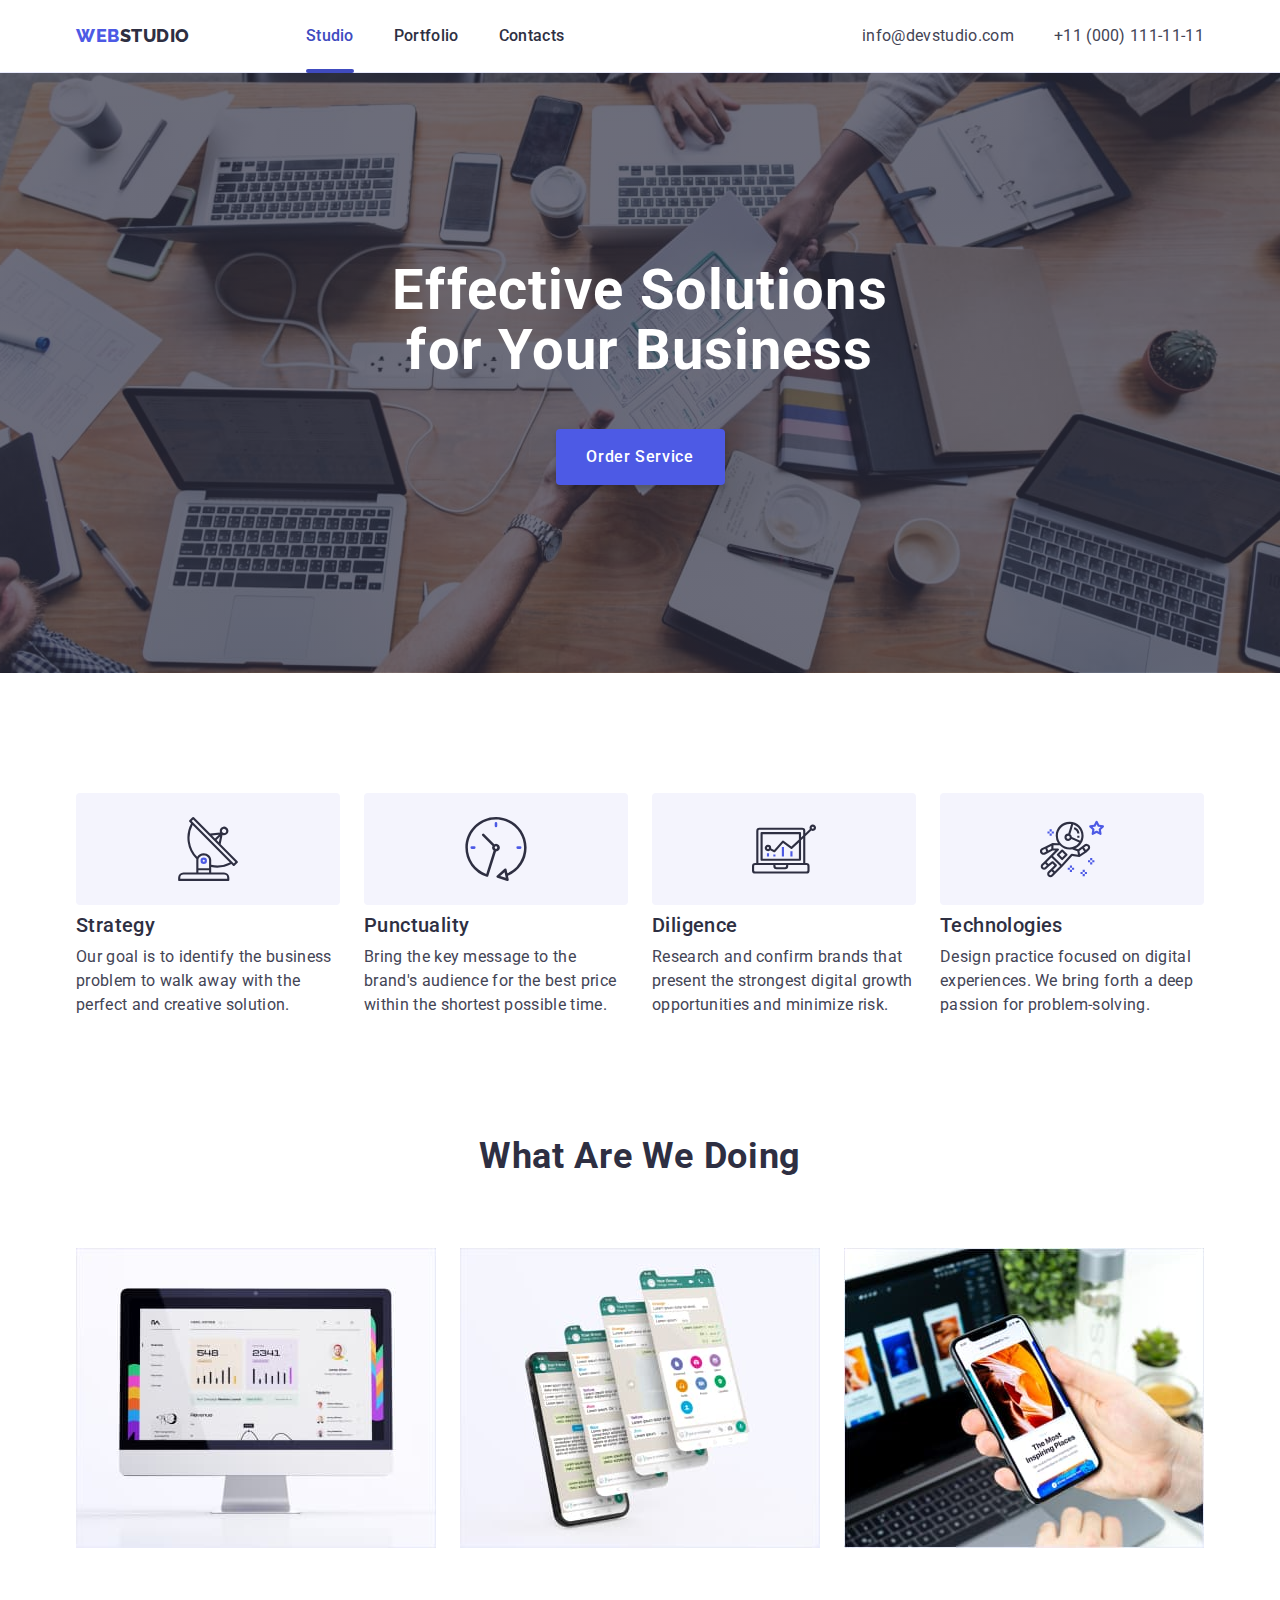
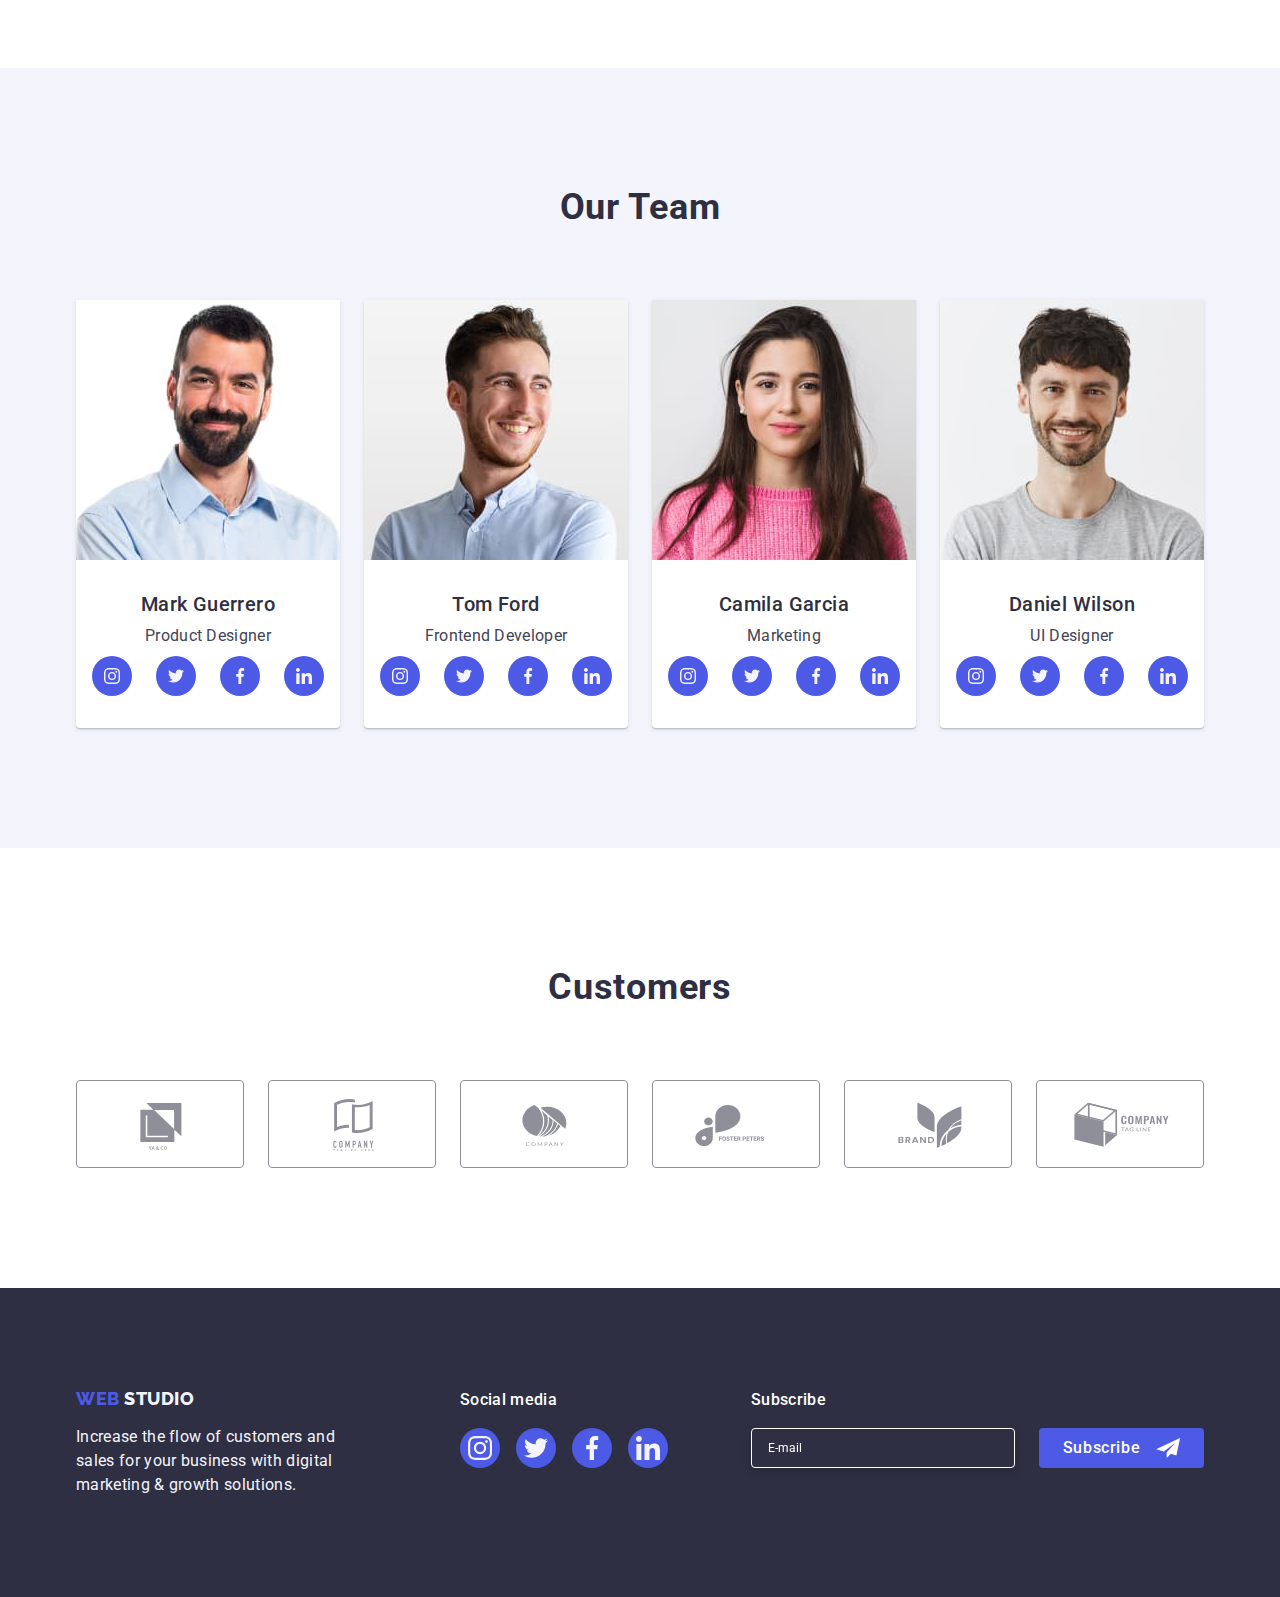
<file: index.html>
<!DOCTYPE html>
<html lang="en">
  <head>
    <meta charset="UTF-8" />
    <meta http-equiv="X-UA-Compatible" content="IE=edge" />
    <meta name="viewport" content="width=device-width, initial-scale=1.0" />
    <title>Document</title>

    <link
      rel="stylesheet"
      href="https://cdn.jsdelivr.net/npm/modern-normalize@1.1.0/modern-normalize.min.css"
    />

    <link rel="stylesheet" href="./css/styles.css" />
    <link rel="preconnect" href="https://fonts.googleapis.com" />
    <link rel="preconnect" href="https://fonts.gstatic.com" crossorigin />
    <link
      href="https://fonts.googleapis.com/css2?family=Raleway:wght@800&family=Roboto:wght@400;500;700&display=swap"
      rel="stylesheet"
    />
  </head>
  <body class="body">
    <header class="header-page">
      <div class="header-container container">
        <nav class="header-nav">
          <a class="logo link" href="./index.html"
            >Web<span class="logo-dark">Studio</span></a
          >
          <ul class="header-nav-list list">
            <li>
              <a
                class="link header-link header-nav-link current"
                href="./index.html"
                >Studio</a
              >
            </li>
            <li>
              <a class="link header-link" href="./portfolio.html">Portfolio</a>
            </li>
            <li><a class="link header-link" href="">Contacts</a></li>
          </ul>
        </nav>
        <address class="link">
          <ul class="header-nav list">
            <li>
              <a class="link header-contact" href="mailto:info@devstudio.com"
                >info@devstudio.com</a
              >
            </li>
            <li>
              <a class="link header-contact" href="tel:+110001111111"
                >+11 (000) 111-11-11</a
              >
            </li>
          </ul>
        </address>
      </div>
    </header>
    <main>
      <section class="dark-bg hero-images title-container">
        <div class="container">
          <h1 class="title">Effective Solutions for Your Business</h1>

          <button class="btn" type="button" data-modal-open>
            Order Service
          </button>
        </div>
      </section>
      <section class="section-studio">
        <div class="container about-container">
          <h2 class="caption visually-hidden" hidden>Our advantages</h2>
          <ul class="container-list list">
            <li class="subtitle">
              <div class="section-icon about-icon">
                <svg class="" width="64" height="64">
                  <use href="./images/icons.svg#icon-antenna"></use>
                </svg>
              </div>
              <h3 class="uppertitle">Strategy</h3>
              <p class="text">
                Our goal is to identify the business problem to walk away with
                the perfect and creative solution.
              </p>
            </li>
            <li class="subtitle">
              <div class="section-icon about-icon">
                <svg class="" width="64" height="64">
                  <use href="./images/icons.svg#icon-clock"></use>
                </svg>
              </div>
              <h3 class="uppertitle">Punctuality</h3>
              <p class="text">
                Bring the key message to the brand's audience for the best price
                within the shortest possible time.
              </p>
            </li>
            <li class="subtitle">
              <div class="about-icon section-icon">
                <svg class="" width="64" height="64">
                  <use href="./images/icons.svg#icon-diagram"></use>
                </svg>
              </div>
              <h3 class="uppertitle">Diligence</h3>
              <p class="text">
                Research and confirm brands that present the strongest digital
                growth opportunities and minimize risk.
              </p>
            </li>
            <li class="subtitle">
              <div class="section-icon about-icon">
                <svg class="" width="64" height="64">
                  <use href="./images/icons.svg#icon-astronaut"></use>
                </svg>
              </div>
              <h3 class="uppertitle">Technologies</h3>
              <p class="text">
                Design practice focused on digital experiences. We bring forth a
                deep passion for problem-solving.
              </p>
            </li>
          </ul>
        </div>
      </section>
      <section class="section-pic">
        <div class="container">
          <h2 class="caption">What are we doing</h2>
          <ul class="list images-list">
            <li class="pic">
              <img
                src="./images/img1.jpg"
                width="360"
                height="300"
                alt="computer screen"
              />
            </li>
            <li class="pic">
              <img
                src="./images/img2.jpg"
                width="360"
                height="300"
                alt="smartphone"
              />
            </li>
            <li class="pic">
              <img
                src="./images/img3.jpg"
                width="360"
                height="300"
                alt="phone in hand"
              />
            </li>
          </ul>
        </div>
      </section>
      <section class="light-bg section-studio">
        <div class="container">
          <h2 class="caption">Our Team</h2>
          <ul class="list team-list">
            <li class="picture team-item team-card">
              <img
                src="./images/img4.jpg"
                width="264"
                height="260"
                alt="Mark Guerrero"
              />
              <div class="team-wrapper">
                <h3 class="uppertitle team-uppertitle">Mark Guerrero</h3>
                <p class="text team-text">Product Designer</p>

                <ul class="list social">
                  <li class="social-item">
                    <a
                      class="social-link link"
                      href="https://instagram.com"
                      target="_blank"
                      rel="noopener noreferrer"
                    >
                      <svg class="social-icon" width="16" height="16">
                        <use href="./images/icons.svg#icon-instagram"></use>
                      </svg>
                    </a>
                  </li>

                  <li class="social-item">
                    <a
                      class="social-link link"
                      href="https://twitter.com"
                      target="_blank"
                      rel="noopener noreferrer"
                    >
                      <svg class="social-icon" width="16" height="16">
                        <use href="./images/icons.svg#icon-twitter"></use>
                      </svg>
                    </a>
                  </li>
                  <li class="social-item">
                    <a
                      class="social-link link"
                      href="https://facebook.com"
                      target="_blank"
                      rel="noopener noreferrer"
                    >
                      <svg class="social-icon" width="16" height="16">
                        <use href="./images/icons.svg#icon-facebook"></use>
                      </svg>
                    </a>
                  </li>
                  <li class="social-item">
                    <a
                      class="social-link link"
                      href="https://linkedin.com"
                      target="_blank"
                      rel="noopener noreferrer"
                    >
                      <svg class="social-icon" width="16" height="16">
                        <use href="./images/icons.svg#icon-linkedin"></use>
                      </svg>
                    </a>
                  </li>
                </ul>
              </div>
            </li>
            <li class="picture team-item team-card">
              <img
                src="./images/img5.jpg"
                width="264"
                height="260"
                alt="Tom Ford"
              />
              <div class="team-wrapper">
                <h3 class="uppertitle team-uppertitle">Tom Ford</h3>
                <p class="text team-text">Frontend Developer</p>
                <ul class="list social">
                  <li class="social-item">
                    <a
                      class="social-link link"
                      href="https://instagram.com"
                      target="_blank"
                      rel="noopener noreferrer"
                    >
                      <svg class="social-icon" width="16" height="16">
                        <use href="./images/icons.svg#icon-instagram"></use>
                      </svg>
                    </a>
                  </li>

                  <li class="social-item">
                    <a
                      class="social-link link"
                      href="https://twitter.com"
                      target="_blank"
                      rel="noopener noreferrer"
                    >
                      <svg class="social-icon" width="16" height="16">
                        <use href="./images/icons.svg#icon-twitter"></use>
                      </svg>
                    </a>
                  </li>
                  <li class="social-item">
                    <a
                      class="social-link link"
                      href="https://facebook.com"
                      target="_blank"
                      rel="noopener noreferrer"
                    >
                      <svg class="social-icon" width="16" height="16">
                        <use href="./images/icons.svg#icon-facebook"></use>
                      </svg>
                    </a>
                  </li>
                  <li class="social-item">
                    <a
                      class="social-link link"
                      href="https://linkedin.com"
                      target="_blank"
                      rel="noopener noreferrer"
                    >
                      <svg class="social-icon" width="16" height="16">
                        <use href="./images/icons.svg#icon-linkedin"></use>
                      </svg>
                    </a>
                  </li>
                </ul>
              </div>
            </li>
            <li class="picture team-item team-card">
              <img
                src="./images/img6.jpg"
                width="264"
                height="260"
                alt="Camila Garcia"
              />
              <div class="team-wrapper">
                <h3 class="uppertitle team-uppertitle">Camila Garcia</h3>
                <p class="text team-text">Marketing</p>
                <ul class="list social">
                  <li class="social-item">
                    <a
                      class="social-link link"
                      href="https://instagram.com"
                      target="_blank"
                      rel="noopener noreferrer"
                    >
                      <svg class="social-icon" width="16" height="16">
                        <use href="./images/icons.svg#icon-instagram"></use>
                      </svg>
                    </a>
                  </li>

                  <li class="social-item">
                    <a
                      class="social-link link"
                      href="https://twitter.com"
                      target="_blank"
                      rel="noopener noreferrer"
                    >
                      <svg class="social-icon" width="16" height="16">
                        <use href="./images/icons.svg#icon-twitter"></use>
                      </svg>
                    </a>
                  </li>
                  <li class="social-item">
                    <a
                      class="social-link link"
                      href="https://facebook.com"
                      target="_blank"
                      rel="noopener noreferrer"
                    >
                      <svg class="social-icon" width="16" height="16">
                        <use href="./images/icons.svg#icon-facebook"></use>
                      </svg>
                    </a>
                  </li>
                  <li class="social-item">
                    <a
                      class="social-link link"
                      href="https://linkedin.com"
                      target="_blank"
                      rel="noopener noreferrer"
                    >
                      <svg class="social-icon" width="16" height="16">
                        <use href="./images/icons.svg#icon-linkedin"></use>
                      </svg>
                    </a>
                  </li>
                </ul>
              </div>
            </li>
            <li class="picture team-item team-card">
              <img
                src="./images/img7.jpg"
                width="264"
                height="260"
                alt="Daniel Wilson"
              />
              <div class="team-wrapper">
                <h3 class="uppertitle team-uppertitle">Daniel Wilson</h3>
                <p class="text team-text">UI Designer</p>
                <ul class="list social">
                  <li class="social-item">
                    <a
                      class="social-link link"
                      href="https://instagram.com"
                      target="_blank"
                      rel="noopener noreferrer"
                    >
                      <svg class="social-icon" width="16" height="16">
                        <use href="./images/icons.svg#icon-instagram"></use>
                      </svg>
                    </a>
                  </li>

                  <li class="social-item">
                    <a
                      class="social-link link"
                      href="https://twitter.com"
                      target="_blank"
                      rel="noopener noreferrer"
                    >
                      <svg class="social-icon" width="16" height="16">
                        <use href="./images/icons.svg#icon-twitter"></use>
                      </svg>
                    </a>
                  </li>
                  <li class="social-item">
                    <a
                      class="social-link link"
                      href="https://facebook.com"
                      target="_blank"
                      rel="noopener noreferrer"
                    >
                      <svg class="social-icon" width="16" height="16">
                        <use href="./images/icons.svg#icon-facebook"></use>
                      </svg>
                    </a>
                  </li>
                  <li class="social-item">
                    <a
                      class="social-link link"
                      href="https://linkedin.com"
                      target="_blank"
                      rel="noopener noreferrer"
                    >
                      <svg class="social-icon" width="16" height="16">
                        <use href="./images/icons.svg#icon-linkedin"></use>
                      </svg>
                    </a>
                  </li>
                </ul>
              </div>
            </li>
          </ul>
        </div>
      </section>
      <section class="customers-container">
        <div class="container">
          <h2 class="caption">Customers</h2>

          <ul class="list customers">
            <li class="icon-list">
              <a class="icon-item" href="">
                <svg class="customers-icon" width="104" height="56">
                  <use href="./images/icons.svg#icon-Logo"></use>
                </svg>
              </a>
            </li>
            <li class="icon-list">
              <a class="icon-item" href="">
                <svg class="customers-icon" width="104" height="56">
                  <use href="./images/icons.svg#icon-Logo-1"></use>
                </svg>
              </a>
            </li>
            <li class="icon-list">
              <a class="icon-item" href="">
                <svg class="customers-icon" width="104" height="56">
                  <use href="./images/icons.svg#icon-Logo-2"></use>
                </svg>
              </a>
            </li>
            <li class="icon-list">
              <a class="icon-item" href="">
                <svg class="customers-icon" width="104" height="56">
                  <use href="./images/icons.svg#icon-Logo-3"></use>
                </svg>
              </a>
            </li>
            <li class="icon-list">
              <a class="icon-item" href="">
                <svg class="customers-icon" width="104" height="56">
                  <use href="./images/icons.svg#icon-Logo-4"></use>
                </svg>
              </a>
            </li>
            <li class="icon-list">
              <a class="icon-item" href="">
                <svg class="customers-icon" width="104" height="56">
                  <use href="./images/icons.svg#icon-Logo-5"></use>
                </svg>
              </a>
            </li>
          </ul>
        </div>
      </section>
    </main>

    <footer class="dark-bg logo-footer">
      <div class="footer-link container">
        <div class="container-logo">
          <a class="logo link logo-text" href="./index.html"
            >Web <span class="logo-light">Studio</span></a
          >
          <p class="footer-text">
            Increase the flow of customers and sales for your business with
            digital marketing & growth solutions.
          </p>
        </div>
        <div class="container-icon">
          <p class="social-media">Social media</p>
          <ul class="list social-footer">
            <li class="social-item">
              <a
                class="social-link-footer link"
                href="https://instagram.com"
                target="_blank"
                rel="noopener noreferrer"
              >
                <svg class="social-icon" width="24" height="24">
                  <use href="./images/icons.svg#icon-instagram"></use>
                </svg>
              </a>
            </li>

            <li class="social-item">
              <a
                class="social-link-footer link"
                href="https://twitter.com"
                target="_blank"
                rel="noopener noreferrer"
              >
                <svg class="social-icon" width="24" height="24">
                  <use href="./images/icons.svg#icon-twitter"></use>
                </svg>
              </a>
            </li>
            <li class="social-item">
              <a
                class="social-link-footer link"
                href="https://facebook.com"
                target="_blank"
                rel="noopener noreferrer"
              >
                <svg class="social-icon" width="24" height="24">
                  <use href="./images/icons.svg#icon-facebook"></use>
                </svg>
              </a>
            </li>
            <li class="social-item">
              <a
                class="social-link-footer link"
                href="https://linkedin.com"
                target="_blank"
                rel="noopener noreferrer"
              >
                <svg class="social-icon" width="24" height="24">
                  <use href="./images/icons.svg#icon-linkedin"></use>
                </svg>
              </a>
            </li>
          </ul>
        </div>
        <div class="subscrite-container">
          <p class="title-subscribe">Subscribe</p>
          <form class="subscribe-form" name="subscribe_form">
            <div class="subscrite-container-form">
              <label class="subscribe-label-form">
                <input
                  class="subscribe-input-form"
                  type="text"
                  name="user_email"
                  placeholder="E-mail"
                  required
                />
              </label>
              <button class="subscribe-btn-form" class="" type="submit">
                Subscribe
                <svg class="subscribe-icon-form" width="24" height="20">
                  <use href="./images/icons.svg#icon-send"></use>
                </svg>
              </button>
            </div>
          </form>
        </div>
      </div>
    </footer>
    <div class="backdrop is-hidden" data-modal>
      <div class="modal">
        <button class="modal-btn" type="button" data-modal-close>
          <svg class="modal-icon" width="24" height="24">
            <use href="./images/icons.svg#icon-vector"></use>
          </svg>
        </button>
        <strong class="modal-title"
          >Leave your contacts and we will call you back</strong
        >
        <form class="modal-form" name="contact-form">
          <label class="modal-form-label" for="user_name">Name</label>
          <div class="modal-form-field">
            <input
              class="modal-form-input"
              type="text"
              name="user_name"
              id="user_name"
              required
            />
            <svg class="modal-form-icon" width="12" height="12">
              <use href="./images/icons.svg#icon-name"></use>
            </svg>
          </div>

          <label class="modal-form-label" for="user_tel">Phone</label>

          <div class="modal-form-field">
            <input
              class="modal-form-input"
              type="text"
              name="user_tel"
              id="user_tel"
              minlength="12"
              maxlength="12"
              required
            />
            <svg class="modal-form-icon" width="13" height="13">
              <use href="./images/icons.svg#icon-tel"></use>
            </svg>
          </div>

          <label class="modal-form-label" for="user_email">Email</label>

          <div class="modal-form-field">
            <input
              class="modal-form-input"
              type="text"
              name="user_email"
              id="user_email"
              required
            />
            <svg class="modal-form-icon" width="15" height="12">
              <use href="./images/icons.svg#icon-email"></use>
            </svg>
          </div>

          <label class="modal-form-label" for="comment">Comment</label>
          <textarea
            class="modal-form-textarea"
            name="user_text"
            id="comment"
            rows="5"
            placeholder="Text input"
          ></textarea>
          <label class="modal-text" for="checkbox">
            <input
              class="modal-form-checkbox"
              type="checkbox"
              name="checkbox"
              id="checkbox"
            />
            <svg class="modal-checkbox-icon" width="16" height="16">
              <use
                class="modal-form-unchecked"
                href="./images/icons.svg#icon-unechecked"
              ></use>
              <use
                class="modal-form-checked"
                href="./images/icons.svg#icon-cheked"
              ></use>
            </svg>
            <span class="modal-form-text">
              I accept the terms and conditions of the
              <a class="modal-form-agreement-text" href=""
                >Privacy Policy</a
              ></span
            >
          </label>
          <button class="btn-form" tupe="submit">Send</button>
        </form>
      </div>
    </div>
    <script src="./js/modal.js"></script>
  </body>
</html>
</file>
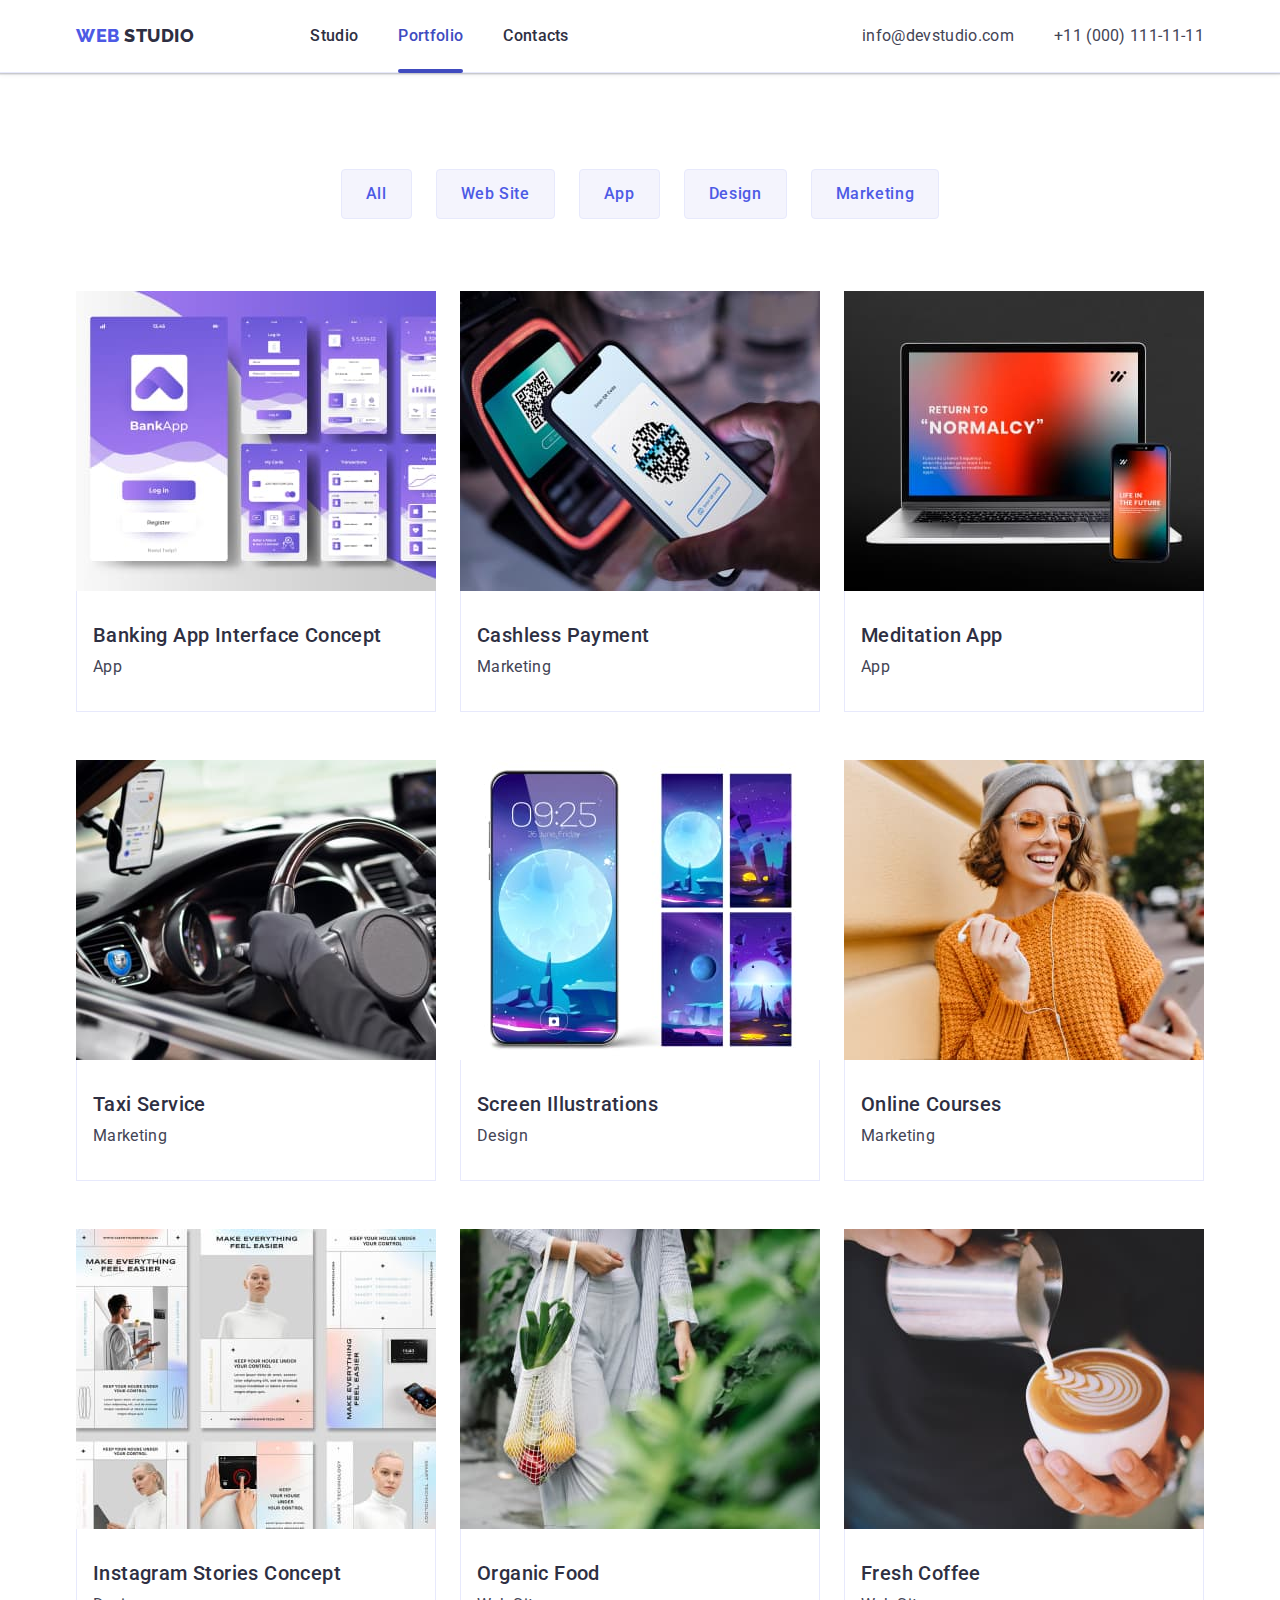
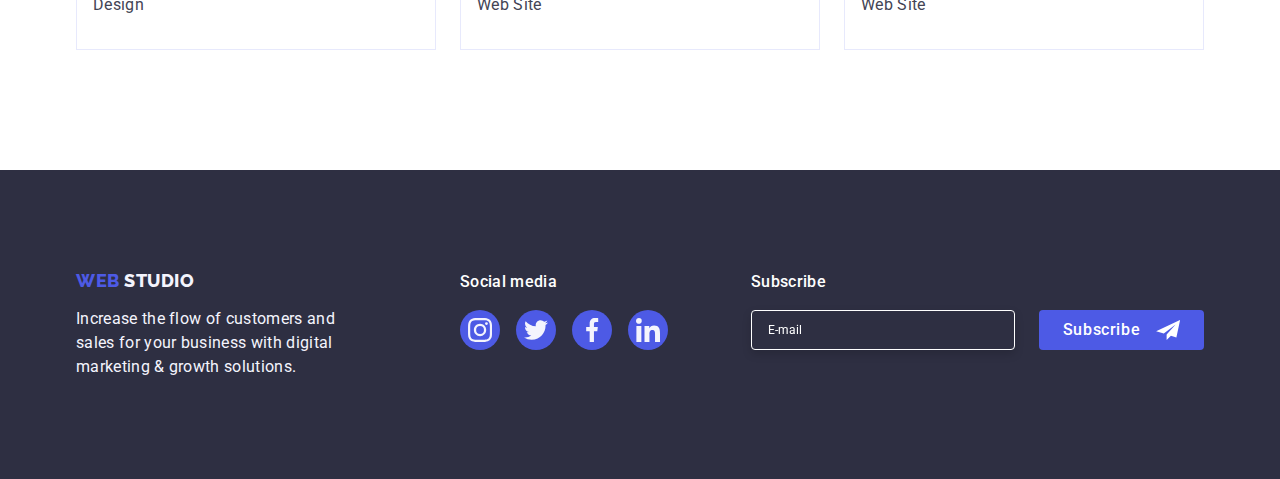
<file: portfolio.html>
<!DOCTYPE html>
<html lang="en">
  <head>
    <meta charset="UTF-8" />
    <meta http-equiv="X-UA-Compatible" content="IE=edge" />
    <meta name="viewport" content="width=device-width, initial-scale=1.0" />
    <title>Document</title>

    <link
      rel="stylesheet"
      href="https://cdn.jsdelivr.net/npm/modern-normalize@1.1.0/modern-normalize.min.css"
    />

    <link rel="stylesheet" href="./css/styles.css" />
    <link rel="preconnect" href="https://fonts.googleapis.com" />
    <link rel="preconnect" href="https://fonts.gstatic.com" crossorigin />
    <link
      href="https://fonts.googleapis.com/css2?family=Raleway:wght@800&family=Roboto:wght@400;500;700&display=swap"
      rel="stylesheet"
    />
  </head>

  <body class="body">
    <header class="header-page">
      <div class="header-container container">
        <nav class="header-nav">
          <a class="logo link" href="./index.html"
            >Web <span class="logo-dark">Studio</span></a
          >
          <ul class="header-nav-list list">
            <li>
              <a class="link header-link" href="./index.html">Studio</a>
            </li>
            <li>
              <a
                class="link header-link header-nav-link current"
                href="./portfolio.html"
                >Portfolio</a
              >
            </li>
            <li>
              <a class="link header-link" href="">Contacts</a>
            </li>
          </ul>
        </nav>
        <address class="link">
          <ul class="header-nav list">
            <li>
              <a class="link header-contact" href="mailto:info@devstudio.com"
                >info@devstudio.com</a
              >
            </li>
            <li>
              <a class="link header-contact" href="tel:+110001111111"
                >+11 (000) 111-11-11</a
              >
            </li>
          </ul>
        </address>
      </div>
    </header>

    <main>
      <section class="portfolio-section">
        <div class="container container-item">
          <h1 class="visually-hidden" hidden>Portfolio</h1>

          <ul class="list btn-list">
            <li><button class="bth-portfolio" type="button">All</button></li>
            <li>
              <button class="bth-portfolio" type="button">Web Site</button>
            </li>
            <li><button class="bth-portfolio" type="button">App</button></li>
            <li>
              <button class="bth-portfolio" type="button">Design</button>
            </li>
            <li>
              <button class="bth-portfolio" type="button">Marketing</button>
            </li>
          </ul>

          <ul class="list card">
            <li class="card-item">
              <a class="link card-link card-overlay" href="">
                <div class="card-box">
                  <img
                    src="./images/hw-02/img-1.jpg"
                    width="360"
                    height="300"
                    alt="Banking App Interface Concept"
                  />
                  <div class="overlay">
                    <p class="card-text">
                      14 Stylish and User-Friendly App Design Concepts · Task
                      Manager App · Calorie Tracker App · Exotic Fruit Ecommerce
                      App · Cloud Storage App
                    </p>
                  </div>
                </div>
                <div class="card-wrapper">
                  <h2 class="uppertitle">Banking App Interface Concept</h2>
                  <p class="text">App</p>
                </div>
              </a>
            </li>
            <li class="card-item">
              <a class="link card-link card-overlay" href="">
                <div class="card-box">
                  <img
                    src="./images/hw-02/img-2.jpg"
                    width="360"
                    height="300"
                    alt="Cashless Payment"
                  />
                  <div class="overlay">
                    <p class="card-text">
                      14 Stylish and User-Friendly App Design Concepts · Task
                      Manager App · Calorie Tracker App · Exotic Fruit Ecommerce
                      App · Cloud Storage App
                    </p>
                  </div>
                </div>
                <div class="card-wrapper">
                  <h2 class="uppertitle">Cashless Payment</h2>
                  <p class="text">Marketing</p>
                </div>
              </a>
            </li>
            <li class="card-item">
              <a class="link card-link card-overlay" href="">
                <div class="card-box">
                  <img
                    src="./images/hw-02/img-3.jpg"
                    width="360"
                    height="300"
                    alt="Meditation App"
                  />
                  <div class="overlay">
                    <p class="card-text">
                      14 Stylish and User-Friendly App Design Concepts · Task
                      Manager App · Calorie Tracker App · Exotic Fruit Ecommerce
                      App · Cloud Storage App
                    </p>
                  </div>
                </div>
                <div class="card-wrapper">
                  <h2 class="uppertitle">Meditation App</h2>
                  <p class="text">App</p>
                </div>
              </a>
            </li>
            <li class="card-item">
              <a class="link card-link card-overlay" href="">
                <div class="card-box">
                  <img
                    src="./images/hw-02/img-4.jpg"
                    width="360"
                    height="300"
                    alt="Taxi Service"
                  />
                  <div class="overlay">
                    <p class="card-text">
                      14 Stylish and User-Friendly App Design Concepts · Task
                      Manager App · Calorie Tracker App · Exotic Fruit Ecommerce
                      App · Cloud Storage App
                    </p>
                  </div>
                </div>
                <div class="card-wrapper">
                  <h2 class="uppertitle">Taxi Service</h2>
                  <p class="text">Marketing</p>
                </div>
              </a>
            </li>
            <li class="card-item">
              <a class="link card-link card-overlay" href="">
                <div class="card-box">
                  <img
                    src="./images/hw-02/img-5.jpg"
                    width="360"
                    height="300"
                    alt="Screen Illustrations"
                  />
                  <div class="overlay">
                    <p class="card-text">
                      14 Stylish and User-Friendly App Design Concepts · Task
                      Manager App · Calorie Tracker App · Exotic Fruit Ecommerce
                      App · Cloud Storage App
                    </p>
                  </div>
                </div>
                <div class="card-wrapper">
                  <h2 class="uppertitle">Screen Illustrations</h2>
                  <p class="text">Design</p>
                </div>
              </a>
            </li>
            <li class="card-item">
              <a class="link card-link card-overlay" href="">
                <div class="card-box">
                  <img
                    src="./images/hw-02/img-6.jpg"
                    width="360"
                    height="300"
                    alt="Online Courses"
                  />
                  <div class="overlay">
                    <p class="card-text">
                      14 Stylish and User-Friendly App Design Concepts · Task
                      Manager App · Calorie Tracker App · Exotic Fruit Ecommerce
                      App · Cloud Storage App
                    </p>
                  </div>
                </div>
                <div class="card-wrapper">
                  <h2 class="uppertitle">Online Courses</h2>
                  <p class="text">Marketing</p>
                </div>
              </a>
            </li>
            <li class="card-item">
              <a class="link card-link card-overlay" href="">
                <div class="card-box">
                  <img
                    src="./images/hw-02/img-7.jpg"
                    width="360"
                    height="300"
                    alt="Instagram Stories Concept"
                  />
                  <div class="overlay">
                    <p class="card-text">
                      14 Stylish and User-Friendly App Design Concepts · Task
                      Manager App · Calorie Tracker App · Exotic Fruit Ecommerce
                      App · Cloud Storage App
                    </p>
                  </div>
                </div>
                <div class="card-wrapper">
                  <h2 class="uppertitle">Instagram Stories Concept</h2>
                  <p class="text">Design</p>
                </div>
              </a>
            </li>
            <li class="card-item">
              <a class="link card-link card-overlay" href="">
                <div class="card-box">
                  <img
                    src="./images/hw-02/img-8.jpg"
                    width="360"
                    height="300"
                    alt="Organic Food"
                  />
                  <div class="overlay">
                    <p class="card-text">
                      14 Stylish and User-Friendly App Design Concepts · Task
                      Manager App · Calorie Tracker App · Exotic Fruit Ecommerce
                      App · Cloud Storage App
                    </p>
                  </div>
                </div>
                <div class="card-wrapper">
                  <h2 class="uppertitle">Organic Food</h2>
                  <p class="text">Web Site</p>
                </div>
              </a>
            </li>
            <li class="card-item">
              <a class="link card-link card-overlay" href="">
                <div class="card-box">
                  <img
                    src="./images/hw-02/img-9.jpg"
                    width="360"
                    height="300"
                    alt="Fresh Coffee"
                  />
                  <div class="overlay">
                    <p class="card-text">
                      14 Stylish and User-Friendly App Design Concepts · Task
                      Manager App · Calorie Tracker App · Exotic Fruit Ecommerce
                      App · Cloud Storage App
                    </p>
                  </div>
                </div>
                <div class="card-wrapper">
                  <h2 class="uppertitle">Fresh Coffee</h2>
                  <p class="text">Web Site</p>
                </div>
              </a>
            </li>
          </ul>
        </div>
      </section>
    </main>
    <footer class="dark-bg logo-footer">
      <div class="footer-link container">
        <div class="container-logo">
          <a class="logo link logo-text" href="./portfolio.html"
            >Web <span class="logo-light">Studio</span></a
          >
          <p class="footer-text">
            Increase the flow of customers and sales for your business with
            digital marketing & growth solutions.
          </p>
        </div>
        <div class="container-icon">
          <p class="social-media">Social media</p>
          <ul class="list social-footer">
            <li class="social-item">
              <a
                class="social-link-footer link"
                href="https://instagram.com"
                target="_blank"
                rel="noopener noreferrer"
              >
                <svg class="social-icon" width="24" height="24">
                  <use href="./images/icons.svg#icon-instagram"></use>
                </svg>
              </a>
            </li>

            <li class="social-item">
              <a
                class="social-link-footer link"
                href="https://twitter.com"
                target="_blank"
                rel="noopener noreferrer"
              >
                <svg class="social-icon" width="24" height="24">
                  <use href="./images/icons.svg#icon-twitter"></use>
                </svg>
              </a>
            </li>
            <li class="social-item">
              <a
                class="social-link-footer link"
                href="https://facebook.com"
                target="_blank"
                rel="noopener noreferrer"
              >
                <svg class="social-icon" width="24" height="24">
                  <use href="./images/icons.svg#icon-facebook"></use>
                </svg>
              </a>
            </li>
            <li class="social-item">
              <a
                class="social-link-footer link"
                href="https://linkedin.com"
                target="_blank"
                rel="noopener noreferrer"
              >
                <svg class="social-icon" width="24" height="24">
                  <use href="./images/icons.svg#icon-linkedin"></use>
                </svg>
              </a>
            </li>
          </ul>
        </div>
        <div class="subscrite-container">
          <p class="title-subscribe">Subscribe</p>
          <form class="subscribe-form" name="subscribe_form">
            <div class="subscrite-container-form">
              <label class="subscribe-label-form">
                <input
                  class="subscribe-input-form"
                  type="text"
                  placeholder="E-mail"
                  required
                />
              </label>
              <button class="subscribe-btn-form" class="" type="submit">
                Subscribe
                <svg class="subscribe-icon-form" width="24" height="20">
                  <use href="./images/icons.svg#icon-send"></use>
                </svg>
              </button>
            </div>
          </form>
        </div>
      </div>
    </footer>
  </body>
</html>
</file>
<file: css/styles.css>
:root {
  --primary-font: Roboto, sans-serif;
  --secondary-font: Raleway, sans-serif;
  --main-txt-cl: #434455;
  --light-txt-cl: #ffffff;
  --accent-txt-cl: #4d5ae5;
  --okean-active-btn: #404bbf;
  --logo-dark-txt-container: #2e2f42;
  --logo-btn-txt: #f4f4fd;
  --light-bg-container: #f4f4fd;
  --icon: #8e8f99;
  --modal-window: #fcfcfc;
  --green-btn: #31d0aa;
  --cubic: 250ms cubic-bezier(0.4, 0, 0.2, 1);
}

.body {
  font-family: var(--primary-font);
  font-size: 16px;
  line-height: 1.5;
  letter-spacing: 0.02em;
  color: var(--main-txt-cl);
  background-color: var(--light-txt-cl);
}

h1,
h2,
h3,
h4,
h5,
h6,
p {
  margin: 0;
}

ul,
ol {
  margin: 0;
}
img {
  display: block;
  max-width: 100%;
  height: auto;
}
.container {
  width: 1158px;
  margin-left: auto;
  margin-right: auto;
  padding-left: 15px;
  padding-right: 15px;
}
.container-item {
  border-top: none;
}

.list {
  border-top: none;
  list-style: none;
  font-style: normal;
  padding: 0;
  margin: 0;
}
.link {
  display: inline-block;
  text-decoration: none;
  font-style: normal;
}
button {
  font-style: inherit;
  color: currentColor;
  cursor: pointer;
}
.btn {
  display: block;
  margin-left: auto;
  margin-right: auto;
  margin-top: 48px;
  min-width: 169px;
  font-family: var(--primary-font);
  font-weight: 500;
  font-size: 16px;
  line-height: 1.5;
  display: block;
  align-items: center;
  letter-spacing: 0.04em;
  color: var(--light-txt-cl);
  background-color: var(--accent-txt-cl);
  box-shadow: 0px 4px 4px rgba(0, 0, 0, 0.15);
  cursor: pointer;
  height: 56px;
  border: none;
  border-radius: 4px;
  transition: background-color var(--cubic);
}
.btn:hover,
.btn:focus {
  background-color: var(--okean-active-btn);
}
.bth-portfolio {
  padding: 12px 24px;

  font-family: var(--primary-font);
  font-weight: 500;
  font-size: 16px;
  line-height: 1.5;
  letter-spacing: 0.04em;
  color: var(--accent-txt-cl);
  background-color: var(--logo-btn-txt);
  cursor: pointer;
  border: 1px solid #e7e9fc;
  border-radius: 4px;
  transition: background-color var(--cubic), color var(--cubic),
    box-shadow var(--cubic), border var(--cubic);
}
.bth-portfolio:focus,
.bth-portfolio:hover {
  background-color: var(--okean-active-btn);
  color: var(--light-txt-cl);
  border: 1px solid transparent;
  box-shadow: 0px 3px 1px rgba(0, 0, 0, 0.1), 0px 2px 1px rgba(0, 0, 0, 0.08),
    0px 2px 2px rgba(0, 0, 0, 0.12);
  border-radius: 4px;
}

.bth-portfolio:hover,
.btn-portfolio:focus {
  background-color: var(--okean-active-btn);
  color: var(--light-txt-cl);
  border: 1px solid transparent;
}

.title {
  margin-bottom: 48px;
  margin-left: auto;
  margin-right: auto;
  max-width: 496px;
  display: block;
  font-family: var(--primary-font);
  font-weight: 700;
  font-size: 56px;
  line-height: 1.07;
  text-align: center;
  letter-spacing: 0.02em;
  color: var(--light-txt-cl);
}

.dark-bg {
  background: var(--logo-dark-txt-container);
}
.hero-images {
  max-width: 1440px;
  margin-left: auto;
  margin-right: auto;
  background: var(--logo-dark-txt-container);
  background-image: linear-gradient(
      rgba(46, 47, 66, 0.7),
      rgba(46, 47, 66, 0.7)
    ),
    url(../images/hero-images/people-office.jpg);
  background-repeat: no-repeat;
  background-position: center;
  background-size: cover;
}

.footer-text {
  width: 264px;
  font-family: var(--primary-font);
  font-weight: 400;
  font-size: 16px;
  line-height: 1.5;
  letter-spacing: 0.02em;
  color: var(--logo-btn-txt);
}
.social-media {
  font-family: "Roboto";
  font-style: normal;
  font-weight: 500;
  font-size: 16px;
  line-height: 1.5;
  letter-spacing: 0.02em;
  color: var(--light-txt-cl);
}
.social-footer {
  display: flex;
  gap: 16px;
}
.social-media {
  margin-bottom: 16px;
}
.social-item {
  width: 40px;
  height: 40px;
}

.footer-link {
  display: flex;

  align-items: baseline;
}
.container-logo {
  width: 264px;
}
.container-icon {
  margin-left: 120px;
  width: 208px;
}
.logo {
  margin-right: 76px;
  font-family: var(--secondary-font);
  font-weight: 800;
  font-size: 18px;
  line-height: 1.17;
  letter-spacing: 0.03em;
  text-transform: uppercase;
  color: var(--accent-txt-cl);
  text-decoration: none;
}
.logo-dark {
  color: var(--logo-dark-txt-container);
}
.logo-light {
  color: var(--logo-btn-txt);
}
.logo-text {
  margin-bottom: 16px;
}
.logo-footer {
  padding-top: 100px;
  padding-bottom: 100px;
}
.header-link {
  padding-top: 24px;
  padding-bottom: 24px;
  font-family: var(--primary-font);
  font-weight: 500;
  font-size: 16px;
  line-height: 1.5;
  letter-spacing: 0.02em;
  color: var(--logo-dark-txt-container);
  transition: color var(--cubic);
}
.header-nav-link.current {
  position: relative;
}
.header-nav-link::after {
  content: "";

  position: absolute;
  bottom: -1px;
  left: 0;

  display: block;
  width: 100%;
  height: 4px;
  border-radius: 4px;
}
.header-nav-link.current {
  color: var(--okean-active-btn);
}

.header-nav-link.current::after {
  background-color: var(--okean-active-btn);
}

.header-contact {
  font-family: var(--primary-font);
  font-weight: 400;
  font-size: 16px;
  line-height: 1.5;
  letter-spacing: 0.02em;
  color: var(--main-txt-cl);
  font-style: normal;
  transition: color var(--cubic);
}

.header-link:hover,
.header-link:focus,
.header-contact:hover,
.header-contact:focus {
  color: var(--okean-active-btn);
}

.header-container {
  display: flex;
  align-items: center;
  border-top: none;
}
.header-page {
  border-bottom: 1px solid #e7e9fc;
  box-shadow: 0px 2px 1px rgba(46, 47, 66, 0.08),
    0px 1px 1px rgba(46, 47, 66, 0.16), 0px 1px 6px rgba(46, 47, 66, 0.08);
}
.header-nav-list {
  display: flex;
  align-items: center;
  gap: 40px;
}
.header-nav {
  align-items: center;
  margin-right: auto;
  display: flex;
  gap: 40px;
}

.section-studio {
  padding-top: 120px;
  padding-bottom: 120px;
}
.section-pic {
  padding-bottom: 120px;
}

.title-container {
  padding-top: 188px;
  padding-bottom: 188px;
}
.section-icon {
  background: var(--logo-btn-txt);
  border-radius: 4px;
  width: 264px;
  height: 112px;
}
.about-icon {
  display: flex;
  justify-content: center;
  align-items: center;
  margin-bottom: 8px;
}

.uppertitle {
  margin-bottom: 8px;
  font-family: var(--primary-font);
  font-weight: 500;
  font-size: 20px;
  line-height: 1.2;
  letter-spacing: 0.02em;
  color: var(--logo-dark-txt-container);
}
.caption {
  margin-bottom: 72px;
  font-family: var(--primary-font);
  font-weight: 700;
  font-size: 36px;
  line-height: 1.1;
  text-align: center;
  letter-spacing: 0.02em;
  text-transform: capitalize;
  color: var(--logo-dark-txt-container);
}
.visually-hidden {
  position: absolute;
  width: 1px;
  height: 1px;
  margin: -1px;
  border: 0;
  padding: 0;
  white-space: nowrap;
  clip-path: inset(100%);
  clip: rect(0 0 0 0);
  overflow: hidden;
}
.light-bg {
  background: var(--light-bg-container);
}
.text {
  font-family: var(--primary-font);
  font-style: normal;
  font-weight: 400;
  font-size: 16px;
  line-height: 1.5;
  letter-spacing: 0.02em;
  color: var(--main-txt-cl);
}
.picture {
  background-color: var(--light-txt-cl);
  box-shadow: 0px 1px 6px rgba(46, 47, 66, 0.08),
    0px 1px 1px rgba(46, 47, 66, 0.16), 0px 2px 1px rgba(46, 47, 66, 0.08);
}

.container-list {
  display: flex;
  flex-wrap: wrap;
  gap: 24px;
}
.subtitle {
  width: 264px;
}
.images-list {
  display: flex;
  flex-wrap: wrap;
  gap: 24px;
}
.pic {
  width: 360px;
}
.team-list {
  display: flex;
  flex-wrap: wrap;
  gap: 24px;
}
.team-item {
  width: calc((100% - (24px * 3)) / 4);
}
.team-wrapper {
  padding: 32px 0;
}
.team-card {
  border-top-left-radius: 0px;
  border-top-right-radius: 0px;
  border-bottom-right-radius: 4px;
  border-bottom-left-radius: 4px;
}
.team-uppertitle {
  text-align: center;
}
.team-text {
  text-align: center;
  margin-bottom: 8px;
}
.social {
  display: flex;
  flex-wrap: wrap;
  justify-content: center;
  gap: 24px;
}
.social-link {
  display: flex;
  justify-content: center;
  align-items: center;
  width: 40px;
  height: 40px;
  border-radius: 50%;
  background-color: var(--accent-txt-cl);
  transition: background-color var(--cubic);
}
.social-link:hover,
.social-link:focus {
  background-color: var(--okean-active-btn);
}
.social-link-footer {
  display: flex;
  justify-content: center;
  align-items: center;
  width: 40px;
  height: 40px;
  border-radius: 50%;
  background-color: var(--accent-txt-cl);
  transition: background-color var(--cubic);
}
.social-link-footer:hover,
.social-link-footer:focus {
  background-color: var(--green-btn);
}

.social-icon {
  fill: var(--logo-btn-txt);
}

.subscrite-container {
  margin-left: auto;
  width: 453px;
}
.title-subscribe {
  font-family: "Roboto";
  font-style: normal;
  font-weight: 500;
  font-size: 16px;
  line-height: 1.5;

  letter-spacing: 0.02em;
  color: #ffffff;
  margin-bottom: 16px;
}

.subscrite-container-form {
  display: flex;
  gap: 24px;
}
.subscribe-label-form {
  display: flex;
  align-items: center;
  font-weight: 400;
  font-size: 12px;
  line-height: 0.5;
  letter-spacing: 0.04em;

  color: #ffffff;
}
.subscribe-input-form::placeholder {
  color: var(--light-txt-cl);
  opacity: 1;
}

.subscribe-input-form {
  width: 264px;
  height: 40px;
  background-color: var(--logo-dark-txt-container);
  border: 1px solid #ffffff;
  filter: drop-shadow(0px 4px 4px rgba(0, 0, 0, 0.15));
  border-radius: 4px;
  color: var(--light-txt-cl);
  padding: 8px 16px;
}
.subscribe-btn-form {
  width: 165px;
  height: 40px;
  display: flex;
  justify-content: center;
  align-items: center;
  gap: 16px;
  font-weight: 500;
  font-size: 16px;
  line-height: 1.5;
  text-align: center;
  letter-spacing: 0.04em;

  color: #ffffff;

  background-color: var(--accent-txt-cl);
  border-radius: 4px;
  border: none;
  transition: background-color var(--cubic);
}
.subscribe-icon-form {
  fill: var(--light-txt-cl);
}
.subscribe-btn-form:hover,
.subscribe-btn-form:focus {
  background-color: var(--okean-active-btn);
}

.btn-list {
  margin-bottom: 72px;
  display: flex;
  flex-wrap: wrap;
  justify-content: center;
  gap: 24px;
  border-top: none;
}
.portfolio-section {
  padding-top: 96px;
  padding-bottom: 120px;
}

.card {
  display: flex;
  flex-wrap: wrap;
  gap: 24px;
  row-gap: 48px;
}
.card-wrapper {
  padding: 32px 16px;
  border: 1px solid #e7e9fc;
  border-top: none;
}
.card-link {
  display: block;
}

.card-link:hover,
.card-link:focus {
  box-shadow: 0px 1px 6px rgba(46, 47, 66, 0.08),
    0px 1px 1px rgba(46, 47, 66, 0.16), 0px 2px 1px rgba(46, 47, 66, 0.08);
}
.card-box {
  position: relative;
  overflow: hidden;
}

.overlay {
  position: absolute;
  top: 0;
  left: 0;
  transform: translateY(100%);
  width: 100%;
  height: 100%;
  padding-left: 32px;
  padding-right: 32px;
  padding-top: 40px;
  background-color: var(--accent-txt-cl);

  transition: transform 800ms var(--cubic);
}
.card-link:hover .overlay,
.card-link:focus .overlay {
  transform: translateY(0);
}

.card-text {
  position: absolute;
  font-family: "Roboto";
  font-style: normal;
  font-weight: 400;
  font-size: 16px;
  line-height: 1.5;
  letter-spacing: 0.02em;
  color: var(--logo-btn-txt);
}

.socials-icon {
  background: var(--light-bg-container);
}

.customers {
  display: flex;
  justify-content: center;
  gap: 24px;
}
.customers-icon {
  fill: currentColor;
}
.icon-list {
  width: calc((100% - (24px * 5)) / 6);
}
.icon-item {
  fill: currentColor;
  display: flex;
  justify-content: center;
  align-items: center;
  border: 1px solid var(--icon);
  border-radius: 4px;
  color: var(--icon);
  width: 168px;
  height: 88px;
  transition: border-color var(--cubic), color var(--cubic), fill var(--cubic);
}
.icon-item:hover,
.icon-item:focus {
  border-color: var(--okean-active-btn);
  fill: var(--okean-active-btn);
}
.customers-container {
  padding-top: 120px;
  padding-bottom: 120px;
}
.customers-icon:hover,
.customers-icon:focus {
  fill: var(--okean-active-btn);
  color: var(--icon);
}
.icon-item:hover,
.icon-item:focus {
  border-color: var(--okean-active-btn);
  color: var(--okean-active-btn);
}

.backdrop {
  position: fixed;
  top: 0;
  left: 0;

  width: 100%;
  height: 100%;

  background-color: rgba(46, 47, 66, 0.4);

  opacity: 1;
  visibility: visible;
  pointer-events: initial;
  transition: opacity 800ms var(--cubic), visibility 800ms var(--cubic);
}
.is-hidden {
  opacity: 0;
  visibility: hidden;
  pointer-events: none;
}
.modal {
  position: absolute;
  top: 50%;
  left: 50%;

  transform: translate(-50%, -50%);
  opacity: 1;

  width: 408px;
  height: 576px;
  padding: 24px;

  background: var(--modal-window);
  box-shadow: 0px 1px 1px rgba(0, 0, 0, 0.14), 0px 1px 3px rgba(0, 0, 0, 0.12),
    0px 2px 1px rgba(0, 0, 0, 0.2);
  border-radius: 4px;
  transition: opacity 800ms var(--cubic), visibility 800ms var(--cubic);
}
.backdrop.is-hidden.modal {
  opacity: 0;
}

.modal-btn {
  position: absolute;
  margin-left: auto;
  top: 24px;
  right: 24px;

  display: flex;
  align-items: center;
  justify-content: center;
  width: 24px;
  height: 24px;

  background-color: #e7e9fc;
  border: 1px solid rgba(0, 0, 0, 0.1);
  border-radius: 50%;
  border: none;

  cursor: pointer;
  transition: background-color var(--cubic);
}

.modal-icon {
  fill: currentColor;
  width: 8px;
  height: 8px;
  color: var(--logo-dark-txt-container);
}
.modal-btn:hover,
.modal-btn:focus {
  background-color: var(--okean-active-btn);
}

.modal-btn:hover .modal-icon,
.modal-btn:focus .modal-icon {
  fill: var(--light-txt-cl);
  background-color: var(--okean-active-btn);
}
.modal-title {
  display: block;

  margin-bottom: 16px;
  margin-top: 48px;
  font-family: "Roboto";
  font-style: normal;
  font-weight: 500;
  font-size: 16px;
  line-height: 1.5;
  text-align: center;
  letter-spacing: 0.02em;
  color: #2e2f42;
}
.modal-form-label {
  display: block;
  margin-bottom: 4px;
  font-family: "Roboto";
  font-style: normal;
  font-weight: 400;
  font-size: 12px;
  line-height: 0.8;
  letter-spacing: 0.01em;

  color: var(--icon);
}
.modal-form-name {
  width: 360px;
}
.modal-form-field {
  position: relative;
  margin-bottom: 8px;
}
.modal-form-input {
  width: 100%;
  height: 40px;
  padding: 0 38px;
  box-sizing: border-box;
  border: 1px solid rgba(46, 47, 66, 0.4);
  border-radius: 4px;
  outline: 1px solid transparent;
  transition: outline-color var(--cubic);
}
.modal-form-input:focus {
  outline-color: var(--accent-txt-cl);
}
.modal-form-input:focus + .modal-form-icon {
  fill: var(--accent-txt-cl);
}

.modal-form-icon {
  position: absolute;
  pointer-events: none;
  top: 50%;
  left: 16px;
  transform: translateY(-50%);
  fill: var(--logo-dark-txt-container);
}
.modal-form-textarea {
  margin-bottom: 16px;
  display: block;
  padding: 8px 16px;
  width: 100%;
  min-height: 120px;
  max-height: 120px;
  resize: none;
  font-weight: 400;
  font-size: 12px;
  line-height: 1.1;
  letter-spacing: 0.04em;
  border: 1px solid rgba(46, 47, 66, 0.4);
  border-radius: 4px;
  outline: 1px solid transparent;
  transition: outline-color var(--cubic);
}
.modal-form-textarea:focus {
  outline-color: var(--accent-txt-cl);
}
.modal-form-unchecked {
  opacity: 1;
  transition: var(--cubic);
}
.modal-form-checkbox:checked + .modal-checkbox-icon > .modal-form-unchecked {
  opacity: 0;
}
.modal-form-checked {
  opacity: 0;
  transition: var(--cubic);
}

.modal-form-checkbox:checked + .modal-checkbox-icon > .modal-form-checked {
  opacity: 1;
}

.modal-form-checkbox {
  appearance: none;
}
.modal-form-text {
  margin-left: 8px;

  font-family: "Roboto";
  font-style: normal;
  font-weight: 400;
  font-size: 12px;
  line-height: 1.1;
  letter-spacing: 0.04em;
  color: #8e8f99;
}
.modal-form-agreement-text {
  color: var(--accent-txt-cl);
  transition: color var(--cubic);
}
.modal-form-agreement-text:hover,
.modal-form-agreement-text:focus {
  color: var(--okean-active-btn);
}
.modal-text {
  display: flex;
  align-items: center;

  margin-bottom: 24px;
}
.btn-form {
  display: block;

  margin: 0 auto;
  width: 169px;
  height: 56px;

  font-weight: 500;
  font-size: 16px;
  line-height: 1.5;
  display: flex;
  align-items: center;
  justify-content: center;
  text-align: center;
  letter-spacing: 0.04em;
  color: #ffffff;

  background-color: var(--accent-txt-cl);
  box-shadow: 0px 4px 4px rgba(0, 0, 0, 0.15);
  border-radius: 4px;
  border: none;
  transition: background-color var(--cubic);
}
.btn-form:hover,
.btn-form:focus {
  background-color: var(--okean-active-btn);
}
</file>
